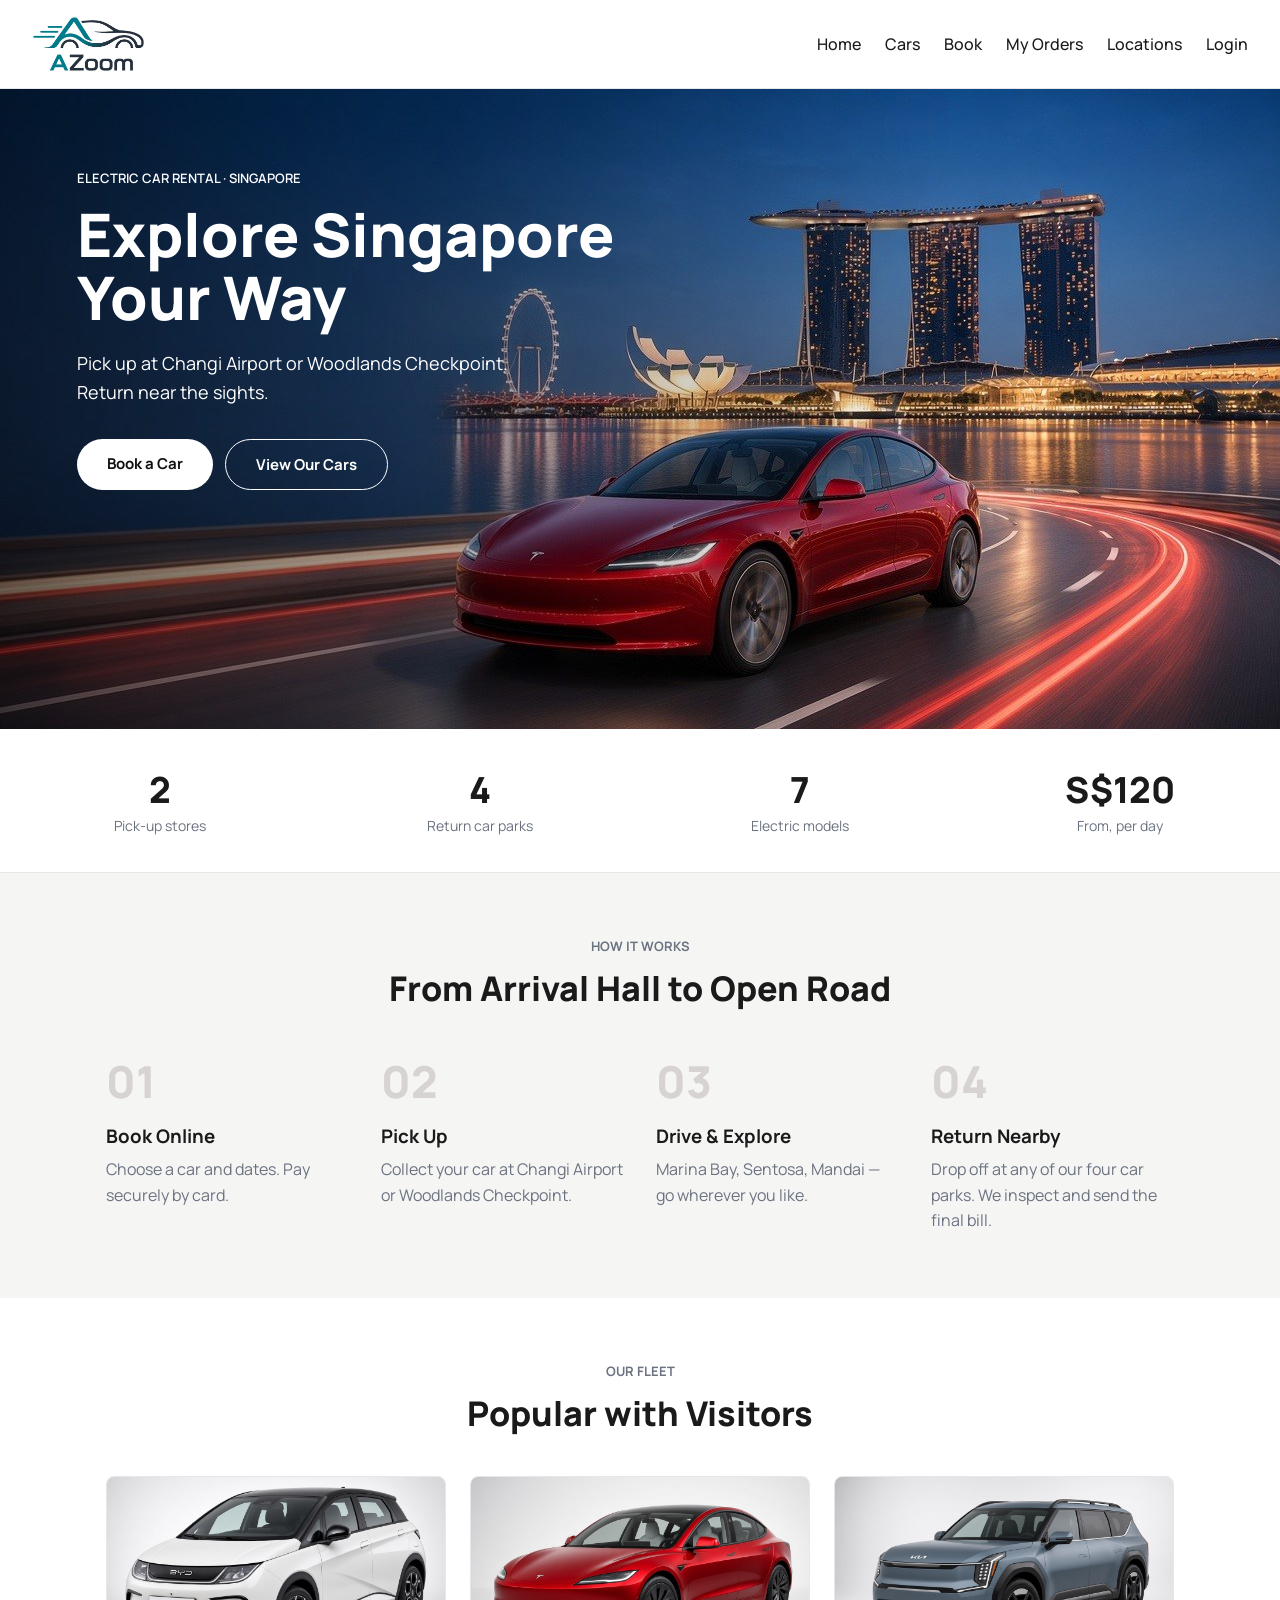
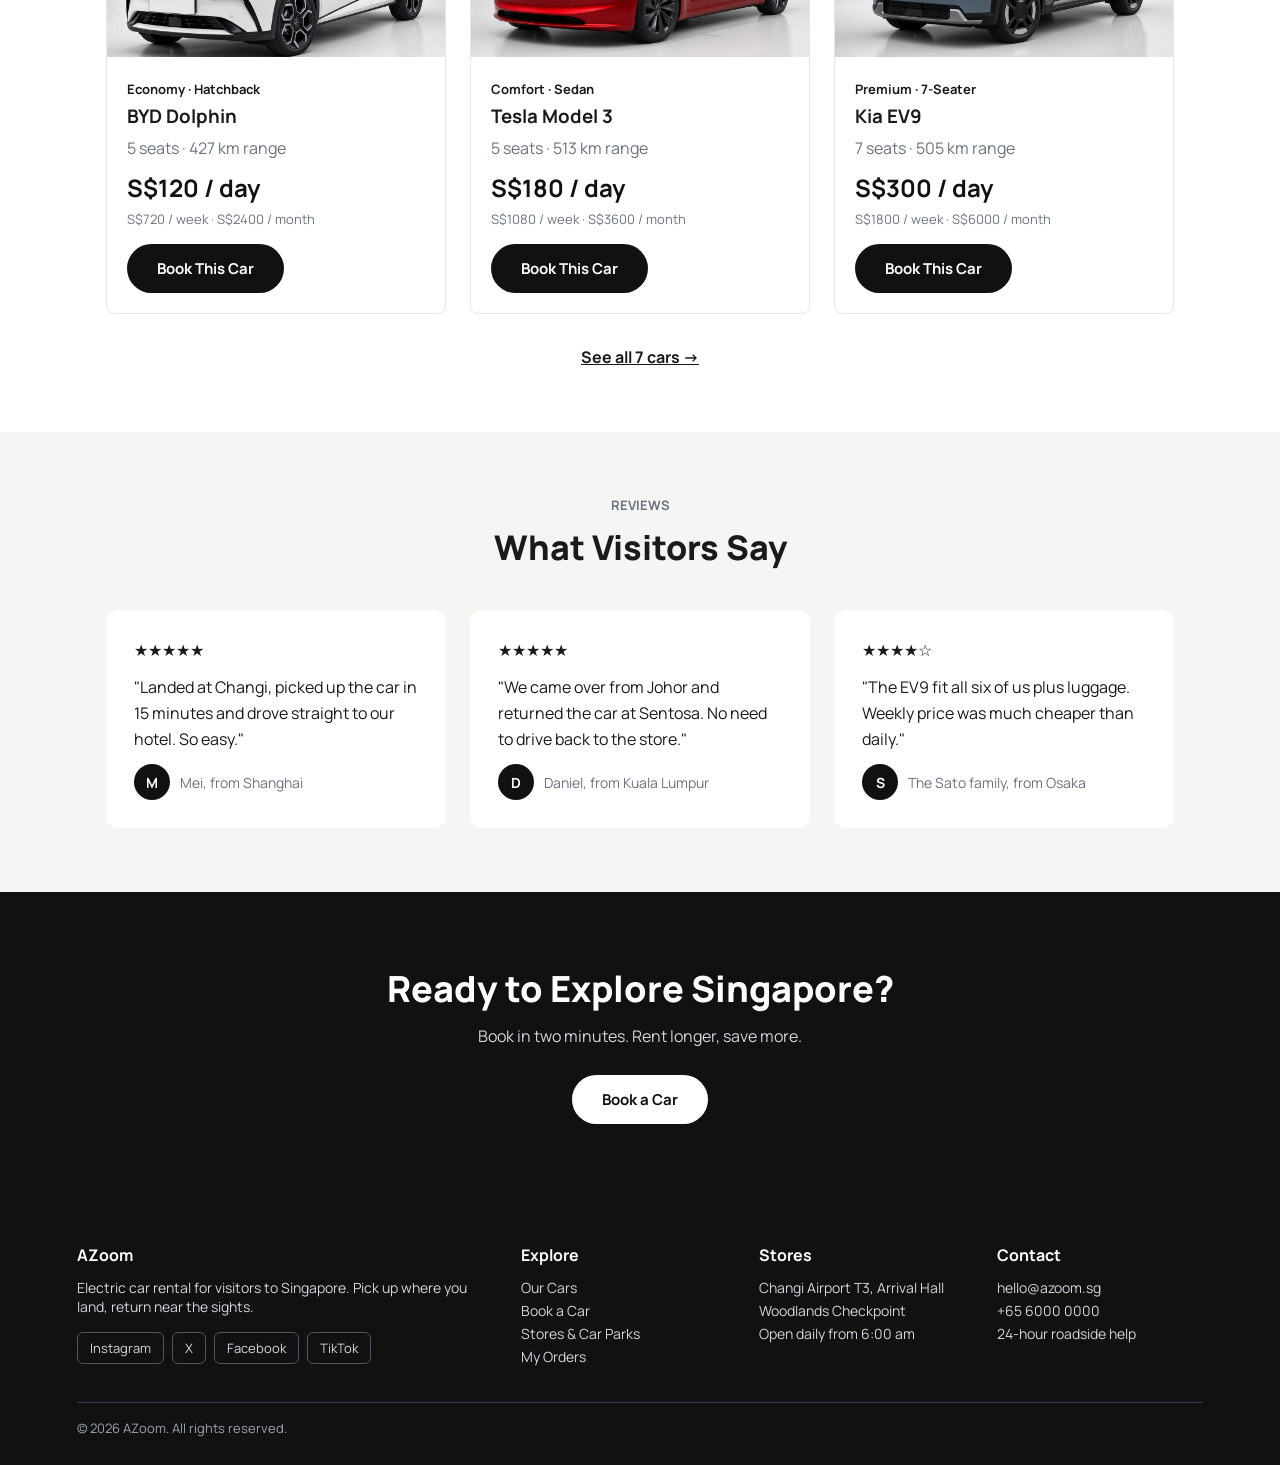
<file: index.html>
<!DOCTYPE html>
<html lang="en">
<head>
  <meta charset="UTF-8">
  <meta name="viewport" content="width=device-width, initial-scale=1.0">
  <title>AZoom | Electric Car Rental for Visitors</title>
  <link rel="stylesheet" href="https://fonts.googleapis.com/css2?family=Manrope:wght@400;500;600;700;800&display=swap">
  <link rel="stylesheet" href="css/style.css">
</head>
<body>

  <header class="topbar">
    <a class="logo" href="index.html"><img src="images/logo.png" alt="AZoom logo"></a>
    <nav class="menu">
      <a href="index.html">Home</a>
      <a href="cars.html">Cars</a>
      <a href="booking.html">Book</a>
      <a href="orders.html">My Orders</a>
      <a href="locations.html">Locations</a>
      <span id="auth-area"><a href="login.html">Login</a></span>
    </nav>
  </header>

  <main>
    <section class="hero">
      <span class="eyebrow">Electric Car Rental · Singapore</span>
      <h1>Explore Singapore<br>Your Way</h1>
      <p>Pick up at Changi Airport or Woodlands Checkpoint. Return near the sights.</p>
      <div class="hero-actions">
        <a class="btn" href="booking.html">Book a Car</a>
        <a class="btn btn-ghost" href="cars.html">View Our Cars</a>
      </div>
    </section>

    <section class="stats">
      <div><b>2</b><span>Pick-up stores</span></div>
      <div><b>4</b><span>Return car parks</span></div>
      <div><b>7</b><span>Electric models</span></div>
      <div><b>S$120</b><span>From, per day</span></div>
    </section>

    <section class="band">
      <div class="section">
        <span class="kicker">How it works</span>
        <h2>From Arrival Hall to Open Road</h2>
        <div class="steps">
          <div class="step">
            <span class="step-no">01</span>
            <h3>Book Online</h3>
            <p>Choose a car and dates. Pay securely by card.</p>
          </div>
          <div class="step">
            <span class="step-no">02</span>
            <h3>Pick Up</h3>
            <p>Collect your car at Changi Airport or Woodlands Checkpoint.</p>
          </div>
          <div class="step">
            <span class="step-no">03</span>
            <h3>Drive &amp; Explore</h3>
            <p>Marina Bay, Sentosa, Mandai — go wherever you like.</p>
          </div>
          <div class="step">
            <span class="step-no">04</span>
            <h3>Return Nearby</h3>
            <p>Drop off at any of our four car parks. We inspect and send the final bill.</p>
          </div>
        </div>
      </div>
    </section>

    <section class="section">
      <span class="kicker">Our fleet</span>
      <h2>Popular with Visitors</h2>
      <div class="car-grid" id="featured-cars"></div>
      <p class="center-link"><a href="cars.html">See all 7 cars →</a></p>
    </section>

    <section class="band">
      <div class="section">
        <span class="kicker">Reviews</span>
        <h2>What Visitors Say</h2>
        <div class="reviews">
          <div class="review">
            <p>★★★★★</p>
            <p>"Landed at Changi, picked up the car in 15 minutes and drove straight to our hotel. So easy."</p>
            <div class="who"><span class="avatar">M</span>Mei, from Shanghai</div>
          </div>
          <div class="review">
            <p>★★★★★</p>
            <p>"We came over from Johor and returned the car at Sentosa. No need to drive back to the store."</p>
            <div class="who"><span class="avatar">D</span>Daniel, from Kuala Lumpur</div>
          </div>
          <div class="review">
            <p>★★★★☆</p>
            <p>"The EV9 fit all six of us plus luggage. Weekly price was much cheaper than daily."</p>
            <div class="who"><span class="avatar">S</span>The Sato family, from Osaka</div>
          </div>
        </div>
      </div>
    </section>

    <section class="cta">
      <h2>Ready to Explore Singapore?</h2>
      <p>Book in two minutes. Rent longer, save more.</p>
      <a class="btn" href="booking.html">Book a Car</a>
    </section>
  </main>

  <footer class="site-footer">
    <div class="footer-grid">
      <div>
        <h3>AZoom</h3>
        <p>Electric car rental for visitors to Singapore. Pick up where you land, return near the sights.</p>
        <div class="social">
          <a href="https://www.instagram.com/" target="_blank">Instagram</a>
          <a href="https://x.com/" target="_blank">X</a>
          <a href="https://www.facebook.com/" target="_blank">Facebook</a>
          <a href="https://www.tiktok.com/" target="_blank">TikTok</a>
        </div>
      </div>
      <div>
        <h3>Explore</h3>
        <p><a href="cars.html">Our Cars</a></p>
        <p><a href="booking.html">Book a Car</a></p>
        <p><a href="locations.html">Stores &amp; Car Parks</a></p>
        <p><a href="orders.html">My Orders</a></p>
      </div>
      <div>
        <h3>Stores</h3>
        <p>Changi Airport T3, Arrival Hall</p>
        <p>Woodlands Checkpoint</p>
        <p>Open daily from 6:00 am</p>
      </div>
      <div>
        <h3>Contact</h3>
        <p><a href="mailto:hello@azoom.sg">hello@azoom.sg</a></p>
        <p><a href="tel:+6560000000">+65 6000 0000</a></p>
        <p>24-hour roadside help</p>
      </div>
    </div>
    <p class="copy">© 2026 AZoom. All rights reserved.</p>
  </footer>

  <script src="js/data.js"></script>
  <script src="js/nav.js"></script>
  <script src="js/home.js"></script>
</body>
</html>
</file>
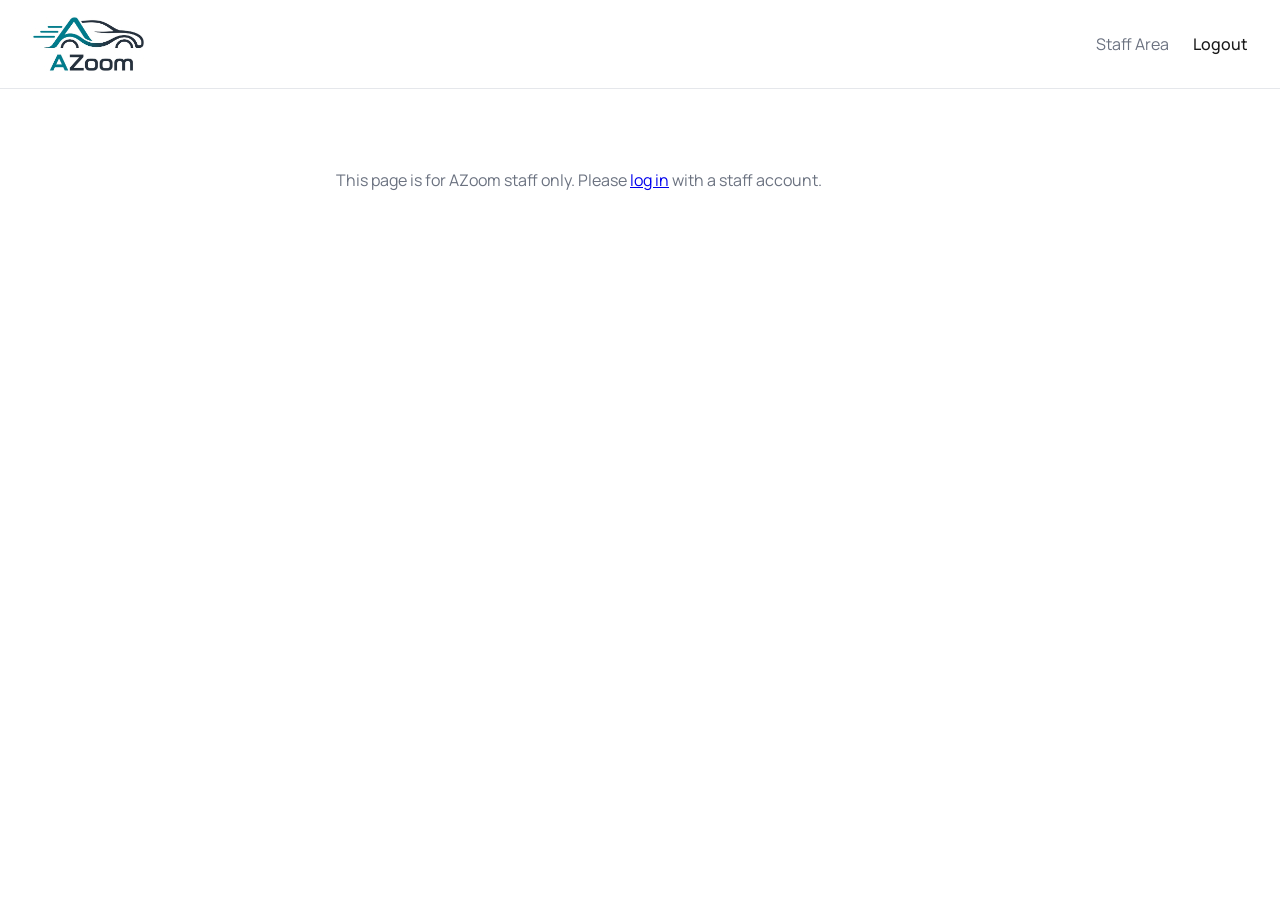
<file: admin/index.html>
<!DOCTYPE html>
<html lang="en">
<head>
  <meta charset="UTF-8">
  <meta name="viewport" content="width=device-width, initial-scale=1.0">
  <title>Staff | AZoom</title>
  <link rel="stylesheet" href="https://fonts.googleapis.com/css2?family=Manrope:wght@400;500;600;700;800&display=swap">
  <link rel="stylesheet" href="../css/style.css">
</head>
<body>

  <header class="topbar">
    <a class="logo" href="../index.html"><img src="../images/logo.png" alt="AZoom logo"></a>
    <nav class="menu">
      <span class="hello">Staff Area</span>
      <a href="../index.html" onclick="logout()">Logout</a>
    </nav>
  </header>

  <main id="admin-area">
    <section class="section narrow">
      <h2>Cars Waiting for Inspection</h2>
      <div id="inspect-list"></div>
    </section>

    <section class="section">
      <h2>All Bookings</h2>
      <div class="table-box">
        <table class="admin-table">
          <thead>
            <tr><th>Customer</th><th>Car</th><th>Dates</th><th>Return Point</th><th>Total (S$)</th><th>Status</th></tr>
          </thead>
          <tbody id="all-bookings"></tbody>
        </table>
      </div>
    </section>
  </main>

  <script src="../js/data.js"></script>
  <script src="../js/admin.js"></script>
</body>
</html>
</file>
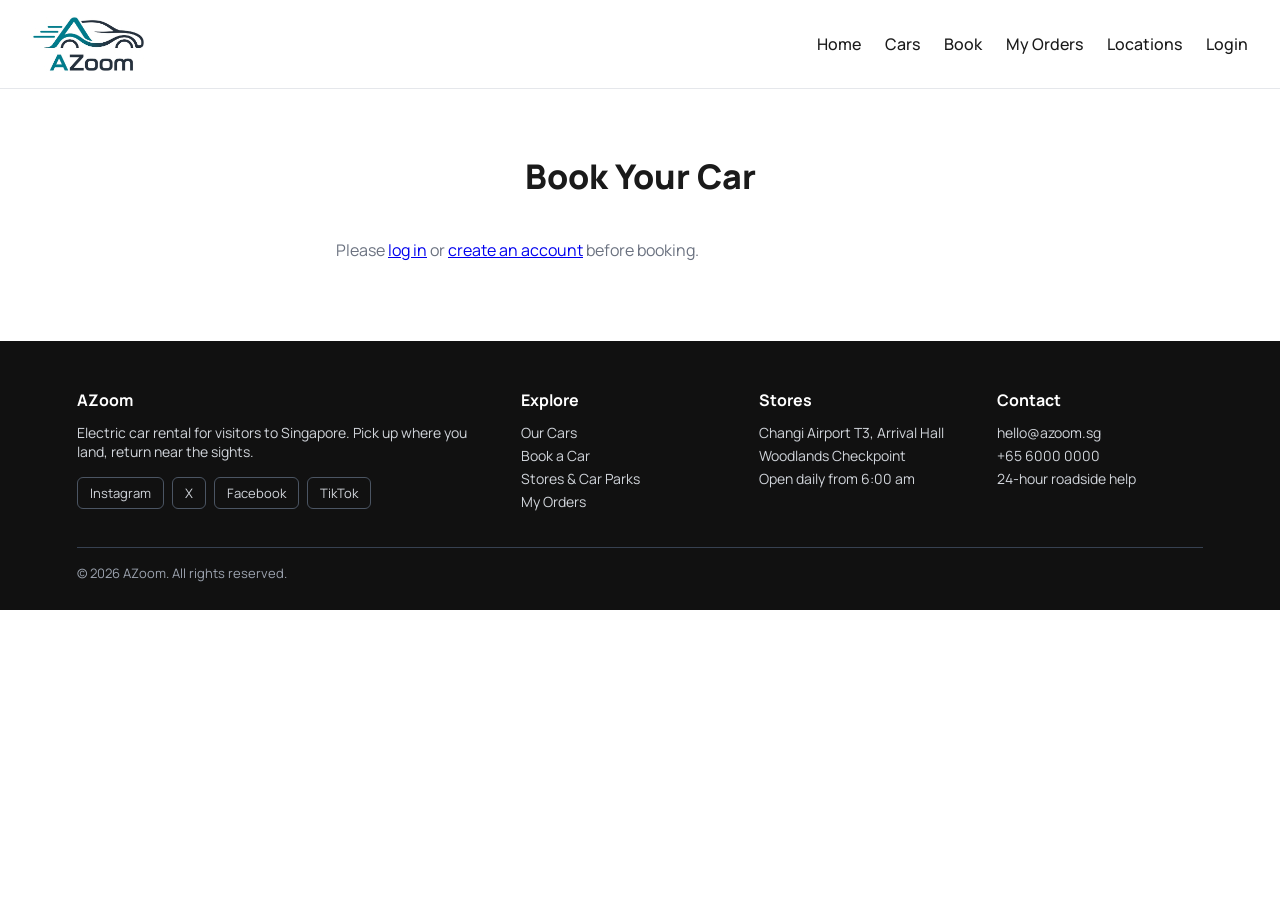
<file: booking.html>
<!DOCTYPE html>
<html lang="en">
<head>
  <meta charset="UTF-8">
  <meta name="viewport" content="width=device-width, initial-scale=1.0">
  <title>Book a Car | AZoom</title>
  <link rel="stylesheet" href="https://fonts.googleapis.com/css2?family=Manrope:wght@400;500;600;700;800&display=swap">
  <link rel="stylesheet" href="css/style.css">
</head>
<body>

  <header class="topbar">
    <a class="logo" href="index.html"><img src="images/logo.png" alt="AZoom logo"></a>
    <nav class="menu">
      <a href="index.html">Home</a>
      <a href="cars.html">Cars</a>
      <a href="booking.html">Book</a>
      <a href="orders.html">My Orders</a>
      <a href="locations.html">Locations</a>
      <span id="auth-area"><a href="login.html">Login</a></span>
    </nav>
  </header>

  <main>
    <section class="section narrow">
      <h2>Book Your Car</h2>

      <div id="booking-box">
      <form id="booking-form" class="form">

        <h3>1. Your Trip</h3>

        <label for="car">Car</label>
        <select id="car" name="car" required></select>

        <div class="row">
          <div>
            <label for="pickup-store">Pick-up Store</label>
            <select id="pickup-store" name="pickupStore" required>
              <option value="">-- Choose a store --</option>
              <option value="Changi Airport">Changi Airport</option>
              <option value="Woodlands Checkpoint">Woodlands Checkpoint</option>
            </select>
          </div>
          <div>
            <label for="return-point">Return Car Park</label>
            <select id="return-point" name="returnPoint" required>
              <option value="">-- Choose a car park --</option>
              <option value="Jewel Changi Airport">Jewel Changi Airport</option>
              <option value="Causeway Point">Causeway Point (Woodlands)</option>
              <option value="Marina Bay Sands">Marina Bay Sands</option>
              <option value="Resorts World Sentosa">Resorts World Sentosa</option>
            </select>
          </div>
        </div>

        <div class="row">
          <div>
            <label for="start-date">Pick-up Date</label>
            <input type="date" id="start-date" name="startDate" required>
          </div>
          <div>
            <label for="end-date">Return Date</label>
            <input type="date" id="end-date" name="endDate" required>
          </div>
        </div>

        <h3>2. Driver Details</h3>

        <label for="full-name">Full Name</label>
        <input type="text" id="full-name" name="fullName" required>

        <div class="row">
          <div>
            <label for="email">Email</label>
            <input type="email" id="email" name="email" required>
          </div>
          <div>
            <label for="licence-country">Licence Issued In</label>
            <input type="text" id="licence-country" name="licenceCountry" placeholder="e.g. China" required>
          </div>
        </div>

        <h3>3. Payment</h3>

        <label for="card-number">Card Number</label>
        <input type="text" id="card-number" name="cardNumber" placeholder="1234 5678 9012 3456" required>

        <div class="row">
          <div>
            <label for="card-expiry">Expiry (MM/YY)</label>
            <input type="text" id="card-expiry" name="cardExpiry" placeholder="08/28" required>
          </div>
          <div>
            <label for="card-cvv">CVV</label>
            <input type="text" id="card-cvv" name="cardCvv" placeholder="123" required>
          </div>
        </div>

        <p class="total">Total: <span id="total">S$0</span></p>

        <button type="submit" class="btn">Confirm Booking</button>
      </form>
      </div>
    </section>
  </main>

  <footer class="site-footer">
    <div class="footer-grid">
      <div>
        <h3>AZoom</h3>
        <p>Electric car rental for visitors to Singapore. Pick up where you land, return near the sights.</p>
        <div class="social">
          <a href="https://www.instagram.com/" target="_blank">Instagram</a>
          <a href="https://x.com/" target="_blank">X</a>
          <a href="https://www.facebook.com/" target="_blank">Facebook</a>
          <a href="https://www.tiktok.com/" target="_blank">TikTok</a>
        </div>
      </div>
      <div>
        <h3>Explore</h3>
        <p><a href="cars.html">Our Cars</a></p>
        <p><a href="booking.html">Book a Car</a></p>
        <p><a href="locations.html">Stores &amp; Car Parks</a></p>
        <p><a href="orders.html">My Orders</a></p>
      </div>
      <div>
        <h3>Stores</h3>
        <p>Changi Airport T3, Arrival Hall</p>
        <p>Woodlands Checkpoint</p>
        <p>Open daily from 6:00 am</p>
      </div>
      <div>
        <h3>Contact</h3>
        <p><a href="mailto:hello@azoom.sg">hello@azoom.sg</a></p>
        <p><a href="tel:+6560000000">+65 6000 0000</a></p>
        <p>24-hour roadside help</p>
      </div>
    </div>
    <p class="copy">© 2026 AZoom. All rights reserved.</p>
  </footer>

  <script src="js/data.js"></script>
  <script src="js/nav.js"></script>
  <script src="js/booking.js"></script>
</body>
</html>
</file>
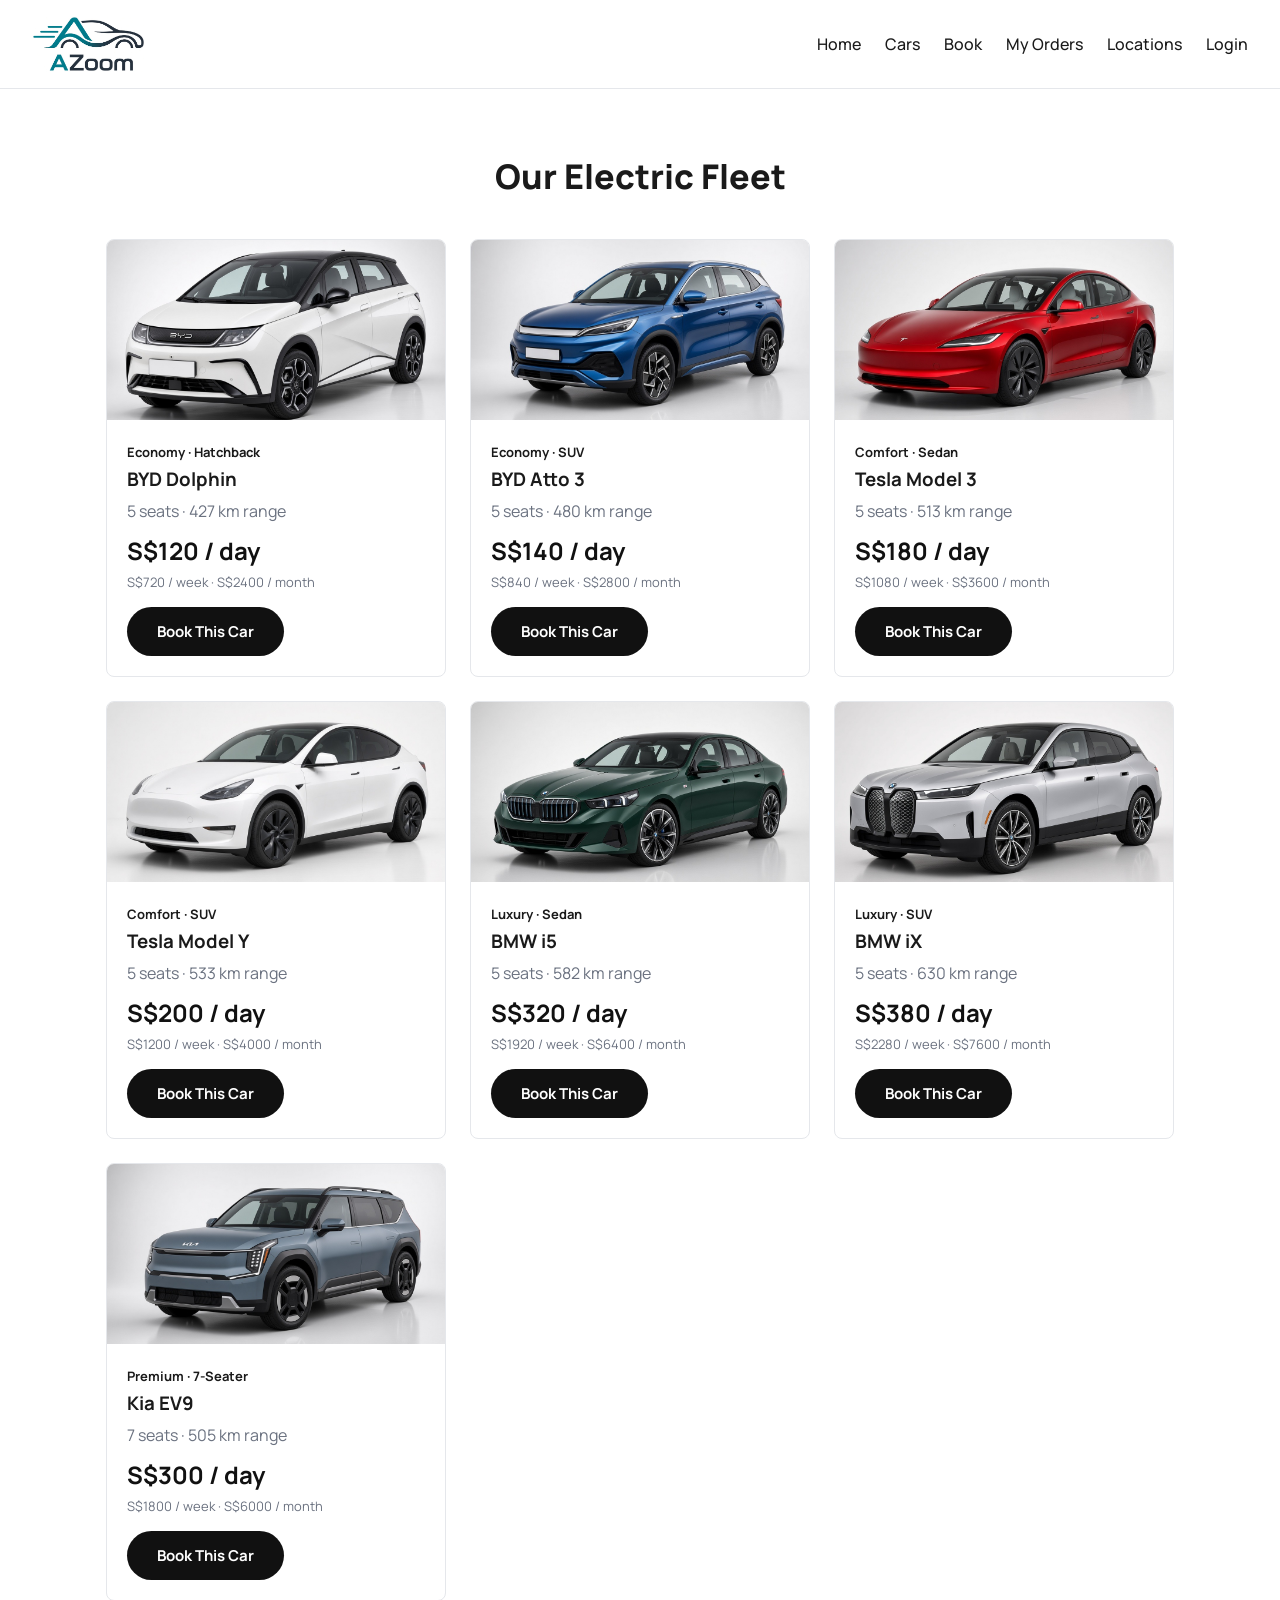
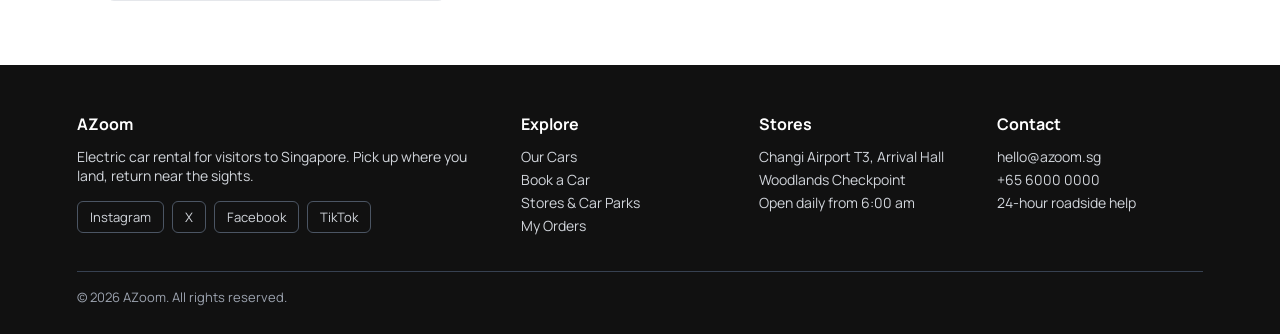
<file: cars.html>
<!DOCTYPE html>
<html lang="en">
<head>
  <meta charset="UTF-8">
  <meta name="viewport" content="width=device-width, initial-scale=1.0">
  <title>Our Cars | AZoom</title>
  <link rel="stylesheet" href="https://fonts.googleapis.com/css2?family=Manrope:wght@400;500;600;700;800&display=swap">
  <link rel="stylesheet" href="css/style.css">
</head>
<body>

  <header class="topbar">
    <a class="logo" href="index.html"><img src="images/logo.png" alt="AZoom logo"></a>
    <nav class="menu">
      <a href="index.html">Home</a>
      <a href="cars.html">Cars</a>
      <a href="booking.html">Book</a>
      <a href="orders.html">My Orders</a>
      <a href="locations.html">Locations</a>
      <span id="auth-area"><a href="login.html">Login</a></span>
    </nav>
  </header>

  <main>
    <section class="section">
      <h2>Our Electric Fleet</h2>
      <div class="car-grid" id="car-grid"></div>
    </section>
  </main>

  <footer class="site-footer">
    <div class="footer-grid">
      <div>
        <h3>AZoom</h3>
        <p>Electric car rental for visitors to Singapore. Pick up where you land, return near the sights.</p>
        <div class="social">
          <a href="https://www.instagram.com/" target="_blank">Instagram</a>
          <a href="https://x.com/" target="_blank">X</a>
          <a href="https://www.facebook.com/" target="_blank">Facebook</a>
          <a href="https://www.tiktok.com/" target="_blank">TikTok</a>
        </div>
      </div>
      <div>
        <h3>Explore</h3>
        <p><a href="cars.html">Our Cars</a></p>
        <p><a href="booking.html">Book a Car</a></p>
        <p><a href="locations.html">Stores &amp; Car Parks</a></p>
        <p><a href="orders.html">My Orders</a></p>
      </div>
      <div>
        <h3>Stores</h3>
        <p>Changi Airport T3, Arrival Hall</p>
        <p>Woodlands Checkpoint</p>
        <p>Open daily from 6:00 am</p>
      </div>
      <div>
        <h3>Contact</h3>
        <p><a href="mailto:hello@azoom.sg">hello@azoom.sg</a></p>
        <p><a href="tel:+6560000000">+65 6000 0000</a></p>
        <p>24-hour roadside help</p>
      </div>
    </div>
    <p class="copy">© 2026 AZoom. All rights reserved.</p>
  </footer>

  <script src="js/data.js"></script>
  <script src="js/nav.js"></script>
  <script src="js/cars.js"></script>
</body>
</html>
</file>
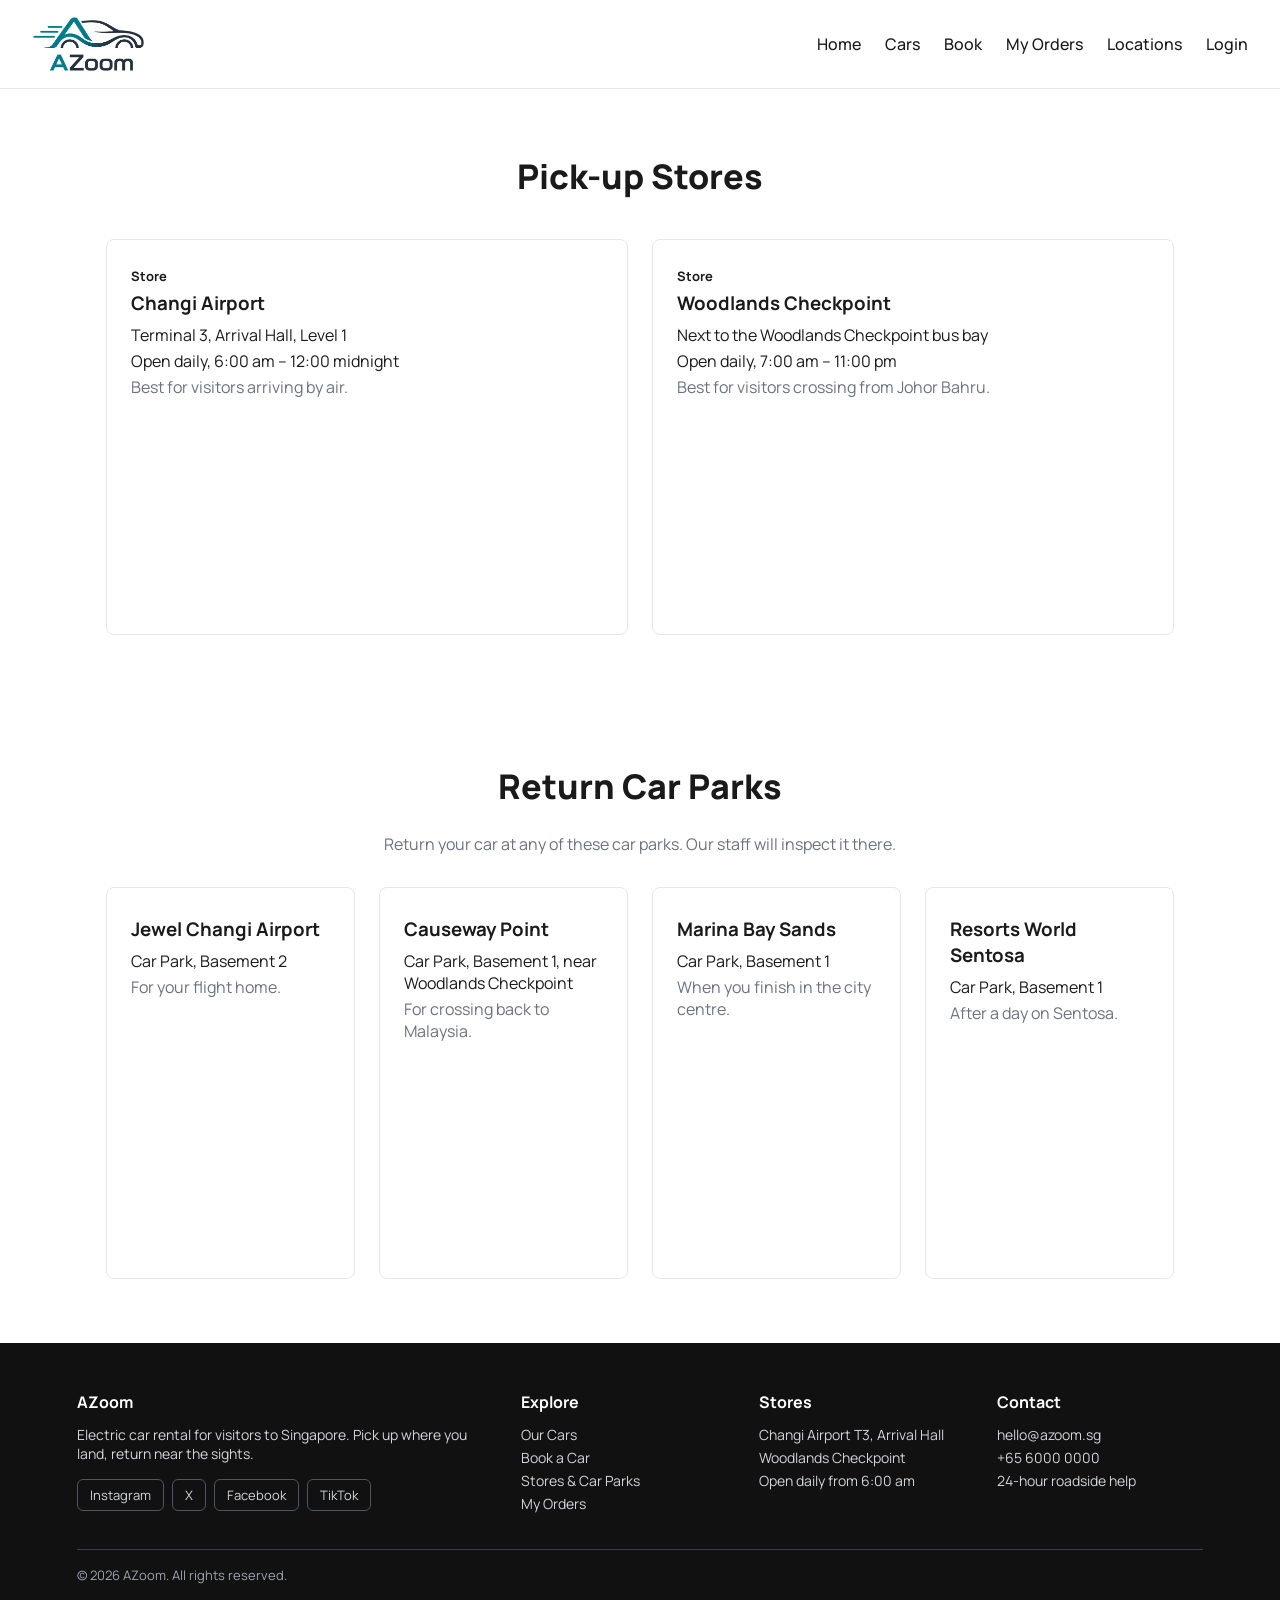
<file: locations.html>
<!DOCTYPE html>
<html lang="en">
<head>
  <meta charset="UTF-8">
  <meta name="viewport" content="width=device-width, initial-scale=1.0">
  <title>Locations | AZoom</title>
  <link rel="stylesheet" href="https://fonts.googleapis.com/css2?family=Manrope:wght@400;500;600;700;800&display=swap">
  <link rel="stylesheet" href="css/style.css">
</head>
<body>

  <header class="topbar">
    <a class="logo" href="index.html"><img src="images/logo.png" alt="AZoom logo"></a>
    <nav class="menu">
      <a href="index.html">Home</a>
      <a href="cars.html">Cars</a>
      <a href="booking.html">Book</a>
      <a href="orders.html">My Orders</a>
      <a href="locations.html">Locations</a>
      <span id="auth-area"><a href="login.html">Login</a></span>
    </nav>
  </header>

  <main>
    <section class="section">
      <h2>Pick-up Stores</h2>
      <div class="loc-grid">
        <div class="loc">
          <span class="tier">Store</span>
          <h3>Changi Airport</h3>
          <p>Terminal 3, Arrival Hall, Level 1</p>
          <p>Open daily, 6:00 am – 12:00 midnight</p>
          <p class="hint">Best for visitors arriving by air.</p>
          <iframe class="map" src="https://www.google.com/maps?q=Changi+Airport+Terminal+3+Singapore&amp;output=embed" title="Map of Changi Airport"></iframe>
        </div>
        <div class="loc">
          <span class="tier">Store</span>
          <h3>Woodlands Checkpoint</h3>
          <p>Next to the Woodlands Checkpoint bus bay</p>
          <p>Open daily, 7:00 am – 11:00 pm</p>
          <p class="hint">Best for visitors crossing from Johor Bahru.</p>
          <iframe class="map" src="https://www.google.com/maps?q=Woodlands+Checkpoint+Singapore&amp;output=embed" title="Map of Woodlands Checkpoint"></iframe>
        </div>
      </div>
    </section>

    <section class="section">
      <h2>Return Car Parks</h2>
      <p class="intro hint">Return your car at any of these car parks. Our staff will inspect it there.</p>
      <div class="loc-grid four">
        <div class="loc">
          <h3>Jewel Changi Airport</h3>
          <p>Car Park, Basement 2</p>
          <p class="hint">For your flight home.</p>
          <iframe class="map" src="https://www.google.com/maps?q=Jewel+Changi+Airport&amp;output=embed" title="Map of Jewel Changi Airport"></iframe>
        </div>
        <div class="loc">
          <h3>Causeway Point</h3>
          <p>Car Park, Basement 1, near Woodlands Checkpoint</p>
          <p class="hint">For crossing back to Malaysia.</p>
          <iframe class="map" src="https://www.google.com/maps?q=Causeway+Point+Singapore&amp;output=embed" title="Map of Causeway Point"></iframe>
        </div>
        <div class="loc">
          <h3>Marina Bay Sands</h3>
          <p>Car Park, Basement 1</p>
          <p class="hint">When you finish in the city centre.</p>
          <iframe class="map" src="https://www.google.com/maps?q=Marina+Bay+Sands+Car+Park&amp;output=embed" title="Map of Marina Bay Sands"></iframe>
        </div>
        <div class="loc">
          <h3>Resorts World Sentosa</h3>
          <p>Car Park, Basement 1</p>
          <p class="hint">After a day on Sentosa.</p>
          <iframe class="map" src="https://www.google.com/maps?q=Resorts+World+Sentosa+Car+Park&amp;output=embed" title="Map of Resorts World Sentosa"></iframe>
        </div>
      </div>
    </section>
  </main>

  <footer class="site-footer">
    <div class="footer-grid">
      <div>
        <h3>AZoom</h3>
        <p>Electric car rental for visitors to Singapore. Pick up where you land, return near the sights.</p>
        <div class="social">
          <a href="https://www.instagram.com/" target="_blank">Instagram</a>
          <a href="https://x.com/" target="_blank">X</a>
          <a href="https://www.facebook.com/" target="_blank">Facebook</a>
          <a href="https://www.tiktok.com/" target="_blank">TikTok</a>
        </div>
      </div>
      <div>
        <h3>Explore</h3>
        <p><a href="cars.html">Our Cars</a></p>
        <p><a href="booking.html">Book a Car</a></p>
        <p><a href="locations.html">Stores &amp; Car Parks</a></p>
        <p><a href="orders.html">My Orders</a></p>
      </div>
      <div>
        <h3>Stores</h3>
        <p>Changi Airport T3, Arrival Hall</p>
        <p>Woodlands Checkpoint</p>
        <p>Open daily from 6:00 am</p>
      </div>
      <div>
        <h3>Contact</h3>
        <p><a href="mailto:hello@azoom.sg">hello@azoom.sg</a></p>
        <p><a href="tel:+6560000000">+65 6000 0000</a></p>
        <p>24-hour roadside help</p>
      </div>
    </div>
    <p class="copy">© 2026 AZoom. All rights reserved.</p>
  </footer>

  <script src="js/data.js"></script>
  <script src="js/nav.js"></script>
</body>
</html>
</file>
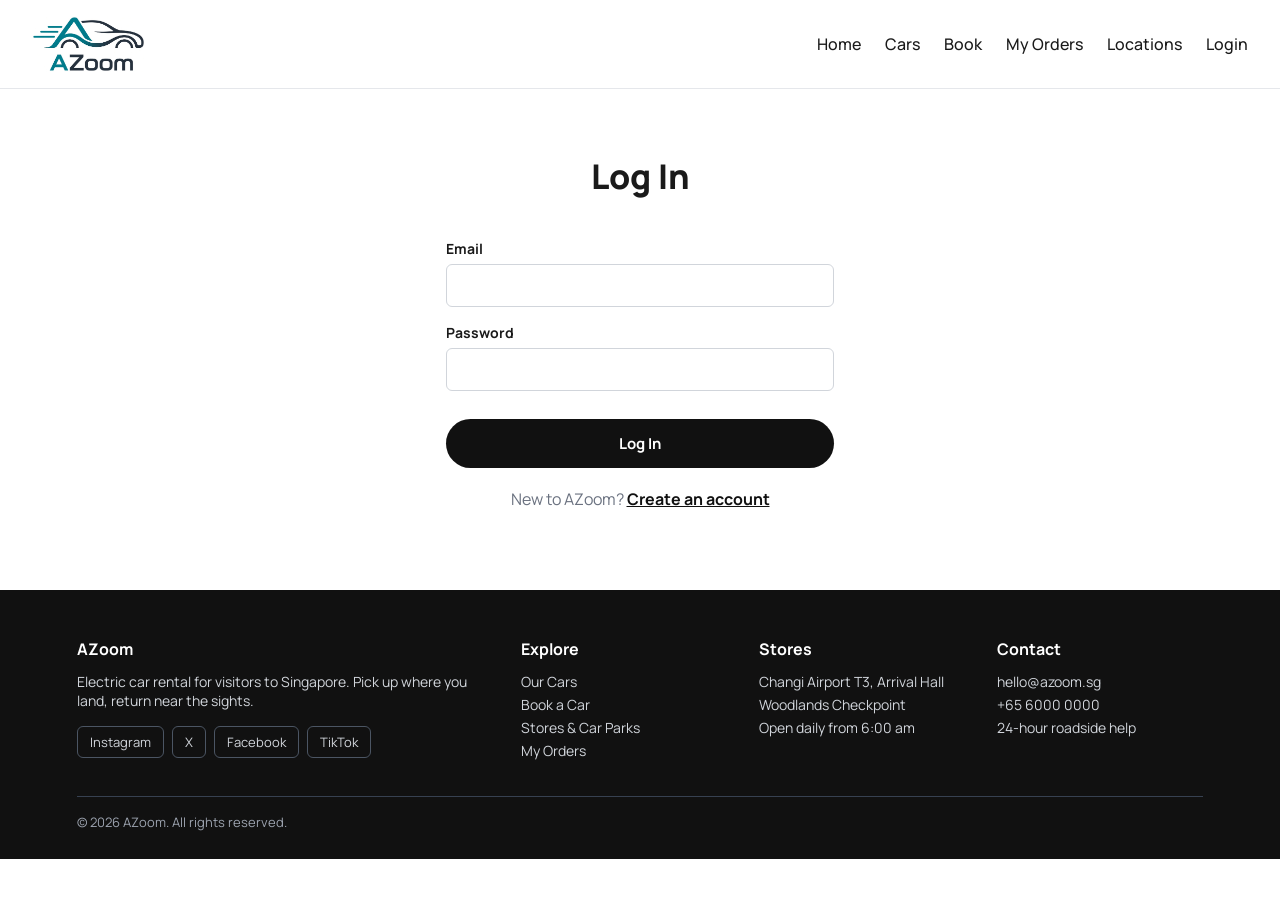
<file: login.html>
<!DOCTYPE html>
<html lang="en">
<head>
  <meta charset="UTF-8">
  <meta name="viewport" content="width=device-width, initial-scale=1.0">
  <title>Log In | AZoom</title>
  <link rel="stylesheet" href="https://fonts.googleapis.com/css2?family=Manrope:wght@400;500;600;700;800&display=swap">
  <link rel="stylesheet" href="css/style.css">
</head>
<body>

  <header class="topbar">
    <a class="logo" href="index.html"><img src="images/logo.png" alt="AZoom logo"></a>
    <nav class="menu">
      <a href="index.html">Home</a>
      <a href="cars.html">Cars</a>
      <a href="booking.html">Book</a>
      <a href="orders.html">My Orders</a>
      <a href="locations.html">Locations</a>
      <span id="auth-area"><a href="login.html">Login</a></span>
    </nav>
  </header>

  <main>
    <section class="section narrow small">
      <h2>Log In</h2>
      <div id="auth-box">
      <form id="login-form" class="form">
        <label for="login-email">Email</label>
        <input type="email" id="login-email" required>
        <label for="login-password">Password</label>
        <input type="password" id="login-password" required>
        <p class="error" id="login-error"></p>
        <button type="submit" class="btn">Log In</button>
      </form>
      <p class="switch">New to AZoom? <a href="register.html">Create an account</a></p>
      </div>
    </section>
  </main>

  <footer class="site-footer">
    <div class="footer-grid">
      <div>
        <h3>AZoom</h3>
        <p>Electric car rental for visitors to Singapore. Pick up where you land, return near the sights.</p>
        <div class="social">
          <a href="https://www.instagram.com/" target="_blank">Instagram</a>
          <a href="https://x.com/" target="_blank">X</a>
          <a href="https://www.facebook.com/" target="_blank">Facebook</a>
          <a href="https://www.tiktok.com/" target="_blank">TikTok</a>
        </div>
      </div>
      <div>
        <h3>Explore</h3>
        <p><a href="cars.html">Our Cars</a></p>
        <p><a href="booking.html">Book a Car</a></p>
        <p><a href="locations.html">Stores &amp; Car Parks</a></p>
        <p><a href="orders.html">My Orders</a></p>
      </div>
      <div>
        <h3>Stores</h3>
        <p>Changi Airport T3, Arrival Hall</p>
        <p>Woodlands Checkpoint</p>
        <p>Open daily from 6:00 am</p>
      </div>
      <div>
        <h3>Contact</h3>
        <p><a href="mailto:hello@azoom.sg">hello@azoom.sg</a></p>
        <p><a href="tel:+6560000000">+65 6000 0000</a></p>
        <p>24-hour roadside help</p>
      </div>
    </div>
    <p class="copy">© 2026 AZoom. All rights reserved.</p>
  </footer>

  <script src="js/data.js"></script>
  <script src="js/nav.js"></script>
  <script src="js/login.js"></script>
</body>
</html>
</file>
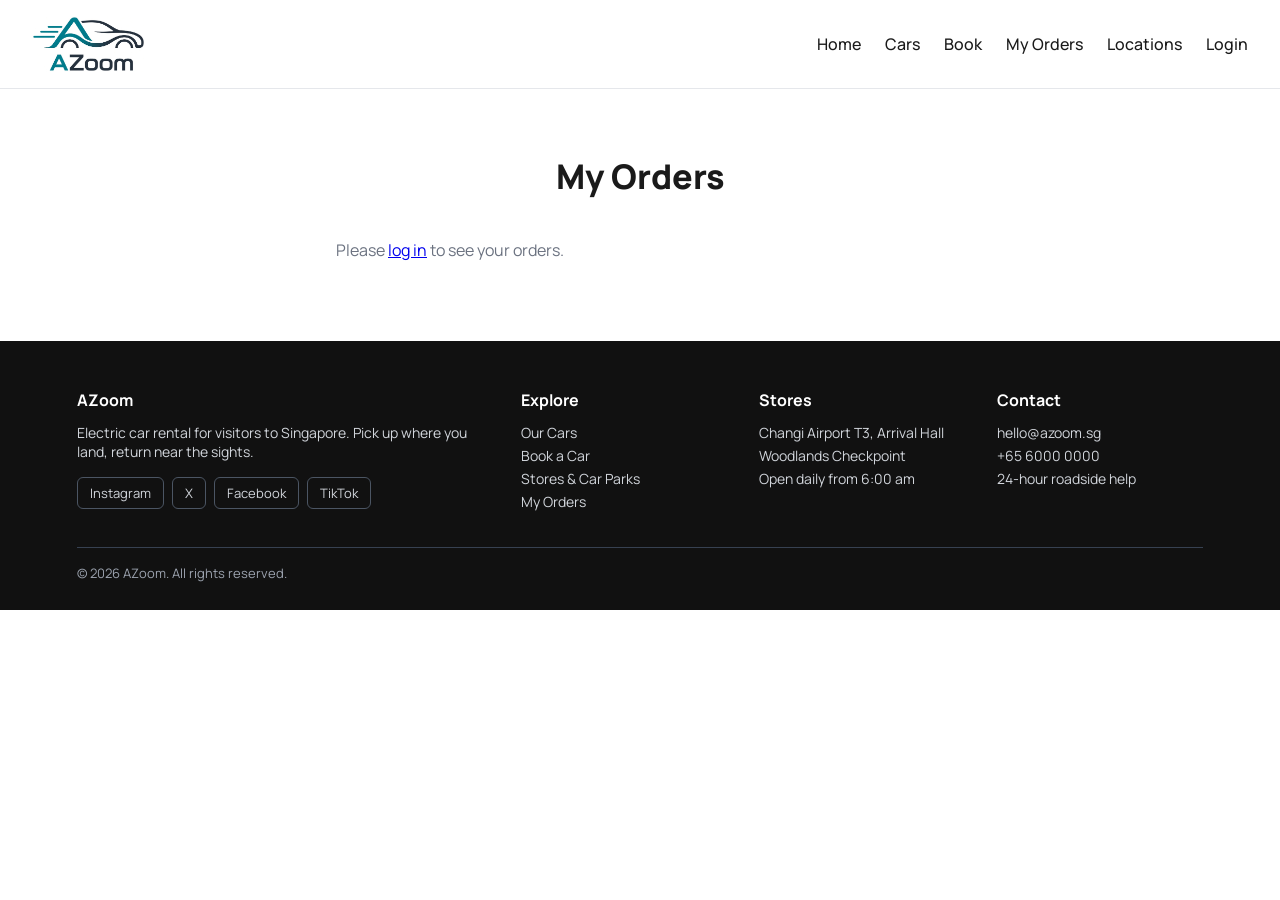
<file: orders.html>
<!DOCTYPE html>
<html lang="en">
<head>
  <meta charset="UTF-8">
  <meta name="viewport" content="width=device-width, initial-scale=1.0">
  <title>My Orders | AZoom</title>
  <link rel="stylesheet" href="https://fonts.googleapis.com/css2?family=Manrope:wght@400;500;600;700;800&display=swap">
  <link rel="stylesheet" href="css/style.css">
</head>
<body>

  <header class="topbar">
    <a class="logo" href="index.html"><img src="images/logo.png" alt="AZoom logo"></a>
    <nav class="menu">
      <a href="index.html">Home</a>
      <a href="cars.html">Cars</a>
      <a href="booking.html">Book</a>
      <a href="orders.html">My Orders</a>
      <a href="locations.html">Locations</a>
      <span id="auth-area"><a href="login.html">Login</a></span>
    </nav>
  </header>

  <main>
    <section class="section narrow">
      <h2>My Orders</h2>
      <div id="order-list"></div>
    </section>
  </main>

  <footer class="site-footer">
    <div class="footer-grid">
      <div>
        <h3>AZoom</h3>
        <p>Electric car rental for visitors to Singapore. Pick up where you land, return near the sights.</p>
        <div class="social">
          <a href="https://www.instagram.com/" target="_blank">Instagram</a>
          <a href="https://x.com/" target="_blank">X</a>
          <a href="https://www.facebook.com/" target="_blank">Facebook</a>
          <a href="https://www.tiktok.com/" target="_blank">TikTok</a>
        </div>
      </div>
      <div>
        <h3>Explore</h3>
        <p><a href="cars.html">Our Cars</a></p>
        <p><a href="booking.html">Book a Car</a></p>
        <p><a href="locations.html">Stores &amp; Car Parks</a></p>
        <p><a href="orders.html">My Orders</a></p>
      </div>
      <div>
        <h3>Stores</h3>
        <p>Changi Airport T3, Arrival Hall</p>
        <p>Woodlands Checkpoint</p>
        <p>Open daily from 6:00 am</p>
      </div>
      <div>
        <h3>Contact</h3>
        <p><a href="mailto:hello@azoom.sg">hello@azoom.sg</a></p>
        <p><a href="tel:+6560000000">+65 6000 0000</a></p>
        <p>24-hour roadside help</p>
      </div>
    </div>
    <p class="copy">© 2026 AZoom. All rights reserved.</p>
  </footer>

  <script src="js/data.js"></script>
  <script src="js/nav.js"></script>
  <script src="js/orders.js"></script>
</body>
</html>
</file>
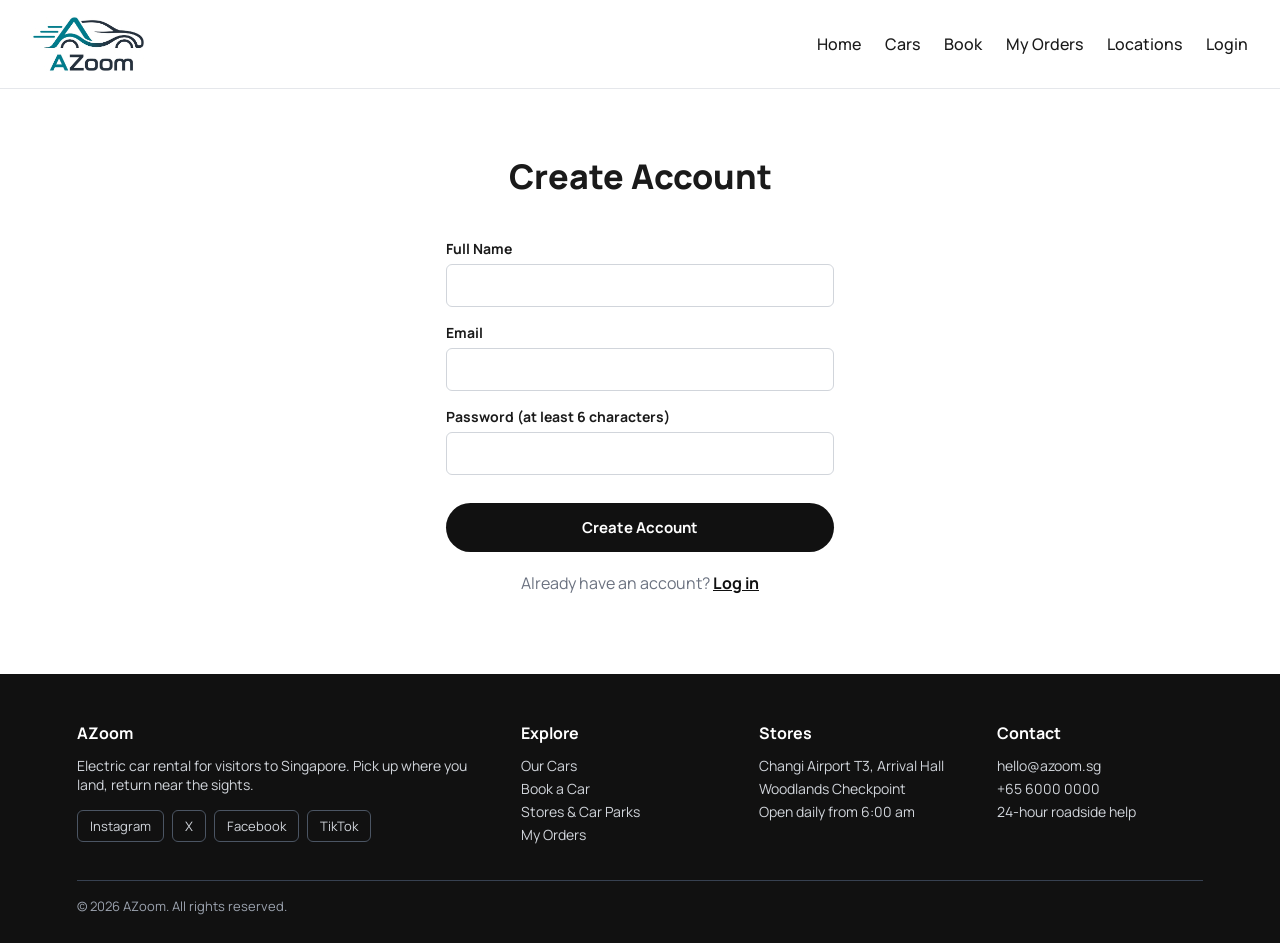
<file: register.html>
<!DOCTYPE html>
<html lang="en">
<head>
  <meta charset="UTF-8">
  <meta name="viewport" content="width=device-width, initial-scale=1.0">
  <title>Create Account | AZoom</title>
  <link rel="stylesheet" href="https://fonts.googleapis.com/css2?family=Manrope:wght@400;500;600;700;800&display=swap">
  <link rel="stylesheet" href="css/style.css">
</head>
<body>

  <header class="topbar">
    <a class="logo" href="index.html"><img src="images/logo.png" alt="AZoom logo"></a>
    <nav class="menu">
      <a href="index.html">Home</a>
      <a href="cars.html">Cars</a>
      <a href="booking.html">Book</a>
      <a href="orders.html">My Orders</a>
      <a href="locations.html">Locations</a>
      <span id="auth-area"><a href="login.html">Login</a></span>
    </nav>
  </header>

  <main>
    <section class="section narrow small">
      <h2>Create Account</h2>
      <div id="auth-box">
      <form id="register-form" class="form">
        <label for="reg-name">Full Name</label>
        <input type="text" id="reg-name" required>
        <label for="reg-email">Email</label>
        <input type="email" id="reg-email" required>
        <label for="reg-password">Password (at least 6 characters)</label>
        <input type="password" id="reg-password" required>
        <p class="error" id="reg-error"></p>
        <button type="submit" class="btn">Create Account</button>
      </form>
      <p class="switch">Already have an account? <a href="login.html">Log in</a></p>
      </div>
    </section>
  </main>

  <footer class="site-footer">
    <div class="footer-grid">
      <div>
        <h3>AZoom</h3>
        <p>Electric car rental for visitors to Singapore. Pick up where you land, return near the sights.</p>
        <div class="social">
          <a href="https://www.instagram.com/" target="_blank">Instagram</a>
          <a href="https://x.com/" target="_blank">X</a>
          <a href="https://www.facebook.com/" target="_blank">Facebook</a>
          <a href="https://www.tiktok.com/" target="_blank">TikTok</a>
        </div>
      </div>
      <div>
        <h3>Explore</h3>
        <p><a href="cars.html">Our Cars</a></p>
        <p><a href="booking.html">Book a Car</a></p>
        <p><a href="locations.html">Stores &amp; Car Parks</a></p>
        <p><a href="orders.html">My Orders</a></p>
      </div>
      <div>
        <h3>Stores</h3>
        <p>Changi Airport T3, Arrival Hall</p>
        <p>Woodlands Checkpoint</p>
        <p>Open daily from 6:00 am</p>
      </div>
      <div>
        <h3>Contact</h3>
        <p><a href="mailto:hello@azoom.sg">hello@azoom.sg</a></p>
        <p><a href="tel:+6560000000">+65 6000 0000</a></p>
        <p>24-hour roadside help</p>
      </div>
    </div>
    <p class="copy">© 2026 AZoom. All rights reserved.</p>
  </footer>

  <script src="js/data.js"></script>
  <script src="js/nav.js"></script>
  <script src="js/register.js"></script>
</body>
</html>
</file>
<file: css/style.css>
* {
  box-sizing: border-box;
}

body {
  margin: 0;
  background: #ffffff;
  color: #1a1a1a;
  font-family: "Manrope", Arial, sans-serif;
}

.topbar {
  display: flex;
  justify-content: space-between;
  align-items: center;
  padding: 16px 32px;
  border-bottom: 1px solid #e5e7eb;
}

.logo img {
  height: 56px;
  display: block;
}

.menu {
  display: flex;
  align-items: center;
  gap: 24px;
}

.menu a {
  color: #1a1a1a;
  text-decoration: none;
  font-weight: 500;
}

.menu a:hover {
  text-decoration: underline;
}

.hello {
  color: #6b7280;
}

.btn {
  display: inline-block;
  padding: 14px 30px;
  background-color: #111111;
  color: #ffffff;
  border: none;
  border-radius: 999px;
  font-family: inherit;
  font-size: 15px;
  font-weight: 700;
  text-decoration: none;
  cursor: pointer;
  transition: background-color 0.3s ease;
}

.btn:hover {
  background-color: #374151;
}

.hint {
  color: #6b7280;
}

.hero {
  height: 640px;
  display: flex;
  flex-direction: column;
  justify-content: flex-start;
  align-items: flex-start;
  padding: 80px 6%;
  color: #ffffff;
  background-color: #1e293b;
  background-image: url("../images/hero.jpg");
  background-size: cover;
  background-position: center;
}

.hero .eyebrow {
  font-size: 13px;
  font-weight: 600;
  text-transform: uppercase;
  margin-bottom: 16px;
}

.hero h1 {
  font-size: 60px;
  font-weight: 800;
  line-height: 1.05;
  margin: 0 0 20px;
}

.hero p {
  font-size: 18px;
  line-height: 1.6;
  max-width: 460px;
  margin: 0 0 32px;
}

.hero-actions {
  display: flex;
  flex-wrap: wrap;
  gap: 12px;
}

.hero .btn {
  background-color: #ffffff;
  color: #111111;
}

.hero .btn:hover {
  background-color: #e5e7eb;
}

.hero .btn.btn-ghost {
  background-color: transparent;
  color: #ffffff;
  border: 1px solid #ffffff;
}

.hero .btn.btn-ghost:hover {
  background-color: #374151;
}

.section {
  max-width: 1100px;
  margin: 0 auto;
  padding: 64px 16px;
}

.section h2 {
  text-align: center;
  font-size: 34px;
  font-weight: 800;
  margin: 0 0 40px;
}

.narrow {
  max-width: 640px;
}

.small {
  max-width: 420px;
}

.band {
  background: #f5f5f4;
}

.kicker {
  display: block;
  text-align: center;
  font-size: 13px;
  font-weight: 700;
  text-transform: uppercase;
  color: #6b7280;
  margin-bottom: 10px;
}

.stats {
  display: grid;
  grid-template-columns: repeat(4, 1fr);
  border-bottom: 1px solid #e5e7eb;
}

.stats div {
  padding: 36px 16px;
  text-align: center;
}

.stats b {
  display: block;
  font-size: 36px;
  font-weight: 800;
}

.stats span {
  color: #6b7280;
  font-size: 14px;
}

.steps {
  display: grid;
  grid-template-columns: repeat(4, 1fr);
  gap: 32px;
}

.step-no {
  font-size: 44px;
  font-weight: 800;
  color: #d6d3d1;
}

.step h3 {
  margin: 12px 0 8px;
}

.step p {
  margin: 0;
  color: #6b7280;
  line-height: 1.6;
}

.car-grid {
  display: grid;
  grid-template-columns: repeat(3, 1fr);
  gap: 24px;
}

.car-card {
  border: 1px solid #e5e7eb;
  border-radius: 8px;
  overflow: hidden;
  transition: transform 0.3s ease;
}

.car-card:hover {
  transform: translateY(-5px);
}

.car-card img {
  width: 100%;
  height: 180px;
  object-fit: cover;
  display: block;
  background: #e5e7eb;
}

.car-info {
  padding: 20px;
}

.car-info h3 {
  margin: 4px 0 8px;
}

.car-info p {
  margin: 0 0 6px;
  color: #6b7280;
}

.tier {
  font-size: 13px;
  font-weight: 700;
}

.car-info .price {
  font-size: 24px;
  font-weight: 700;
  color: #111111;
  margin-top: 12px;
}

.car-info .sub-price {
  font-size: 13px;
  margin-bottom: 16px;
}

.center-link {
  text-align: center;
  margin: 32px 0 0;
}

.center-link a {
  color: #1a1a1a;
  font-weight: 700;
}

.reviews {
  display: grid;
  grid-template-columns: repeat(3, 1fr);
  gap: 24px;
}

.review {
  background: #ffffff;
  border-radius: 12px;
  padding: 28px;
  transition: transform 0.3s ease;
}

.review:hover {
  transform: translateY(-5px);
}

.review p {
  margin: 0 0 12px;
  line-height: 1.6;
}

.who {
  display: flex;
  align-items: center;
  gap: 10px;
  color: #6b7280;
  font-size: 14px;
}

.avatar {
  width: 36px;
  height: 36px;
  border-radius: 50%;
  background: #111111;
  color: #ffffff;
  display: flex;
  justify-content: center;
  align-items: center;
  font-weight: 700;
}

.cta {
  background: #111111;
  color: #ffffff;
  text-align: center;
  padding: 72px 16px;
}

.cta h2 {
  font-size: 36px;
  font-weight: 800;
  margin: 0 0 12px;
}

.cta p {
  margin: 0 0 28px;
  color: #d1d5db;
}

.cta .btn {
  background-color: #ffffff;
  color: #111111;
}

.cta .btn:hover {
  background-color: #e5e7eb;
}

.form h3 {
  margin: 32px 0 8px;
  padding-bottom: 8px;
  border-bottom: 1px solid #e5e7eb;
}

.form label {
  display: block;
  margin: 16px 0 6px;
  font-size: 14px;
  font-weight: 700;
}

.form input,
.form select {
  width: 100%;
  padding: 10px 12px;
  border: 1px solid #d1d5db;
  border-radius: 6px;
  font-family: inherit;
  font-size: 15px;
  background: #ffffff;
}

.form input:focus,
.form select:focus {
  outline: 2px solid #111111;
}

.form .btn {
  width: 100%;
  margin-top: 16px;
}

.row {
  display: grid;
  grid-template-columns: 1fr 1fr;
  gap: 16px;
}

.total {
  font-size: 22px;
  font-weight: 700;
  margin: 32px 0 0;
}

.error {
  color: #b91c1c;
  margin: 12px 0 0;
}

.switch {
  text-align: center;
  margin-top: 20px;
  color: #6b7280;
}

.switch a {
  color: #111111;
  font-weight: 700;
}

.order {
  border: 1px solid #e5e7eb;
  border-radius: 8px;
  padding: 20px 24px;
  margin-bottom: 16px;
}

.order-head {
  display: flex;
  justify-content: space-between;
  align-items: center;
}

.order h3 {
  margin: 0;
}

.order p {
  margin: 6px 0;
  color: #6b7280;
}

.order .btn {
  margin-top: 12px;
}

.status {
  font-size: 13px;
  font-weight: 700;
  padding: 4px 10px;
  border-radius: 20px;
  background: #f3f4f6;
}

.loc-grid {
  display: grid;
  grid-template-columns: repeat(2, 1fr);
  gap: 24px;
}

.loc-grid.four {
  grid-template-columns: repeat(4, 1fr);
}

.loc {
  border: 1px solid #e5e7eb;
  border-radius: 8px;
  padding: 24px;
  transition: transform 0.3s ease;
}

.loc:hover {
  transform: translateY(-5px);
}

.loc h3 {
  margin: 4px 0 8px;
}

.loc p {
  margin: 4px 0;
}

.intro {
  text-align: center;
  margin: -16px 0 32px;
}

.table-box {
  overflow: auto;
}

.admin-table {
  width: 100%;
  border-collapse: collapse;
  font-size: 14px;
}

.admin-table th,
.admin-table td {
  text-align: left;
  padding: 10px 12px;
  border-bottom: 1px solid #e5e7eb;
}

.admin-table th {
  background: #f9fafb;
}

.site-footer {
  background: #111111;
  color: #d1d5db;
  padding: 48px 6% 24px;
}

.footer-grid {
  display: grid;
  grid-template-columns: 2fr 1fr 1fr 1fr;
  gap: 32px;
  padding-bottom: 32px;
  border-bottom: 1px solid #374151;
}

.site-footer h3 {
  font-size: 16px;
  color: #ffffff;
  margin: 0 0 12px;
}

.site-footer p {
  margin: 4px 0;
  font-size: 14px;
}

.site-footer a {
  color: #d1d5db;
  text-decoration: none;
}

.site-footer a:hover {
  color: #ffffff;
  text-decoration: underline;
}

.social {
  display: flex;
  flex-wrap: wrap;
  gap: 8px;
  margin-top: 16px;
}

.social a {
  border: 1px solid #4b5563;
  border-radius: 6px;
  padding: 6px 12px;
  font-size: 13px;
}

.site-footer .copy {
  margin-top: 16px;
  font-size: 13px;
  color: #9ca3af;
}

@media (max-width: 900px) {
  .hero {
    height: 480px;
  }

  .stats,
  .steps,
  .car-grid,
  .loc-grid.four,
  .footer-grid {
    grid-template-columns: repeat(2, 1fr);
  }
}

@media (max-width: 600px) {
  .topbar {
    flex-direction: column;
    gap: 12px;
    padding: 12px 16px;
  }

  .menu {
    flex-wrap: wrap;
    justify-content: center;
    gap: 12px 18px;
  }

  .hero {
    padding: 48px 6%;
  }

  .hero h1 {
    font-size: 38px;
  }

  .steps,
  .car-grid,
  .reviews,
  .row,
  .loc-grid,
  .loc-grid.four,
  .footer-grid {
    grid-template-columns: 1fr;
  }
}

.map {
  width: 100%;
  height: 200px;
  border: none;
  border-radius: 8px;
  margin-top: 12px;
  display: block;
}
</file>
